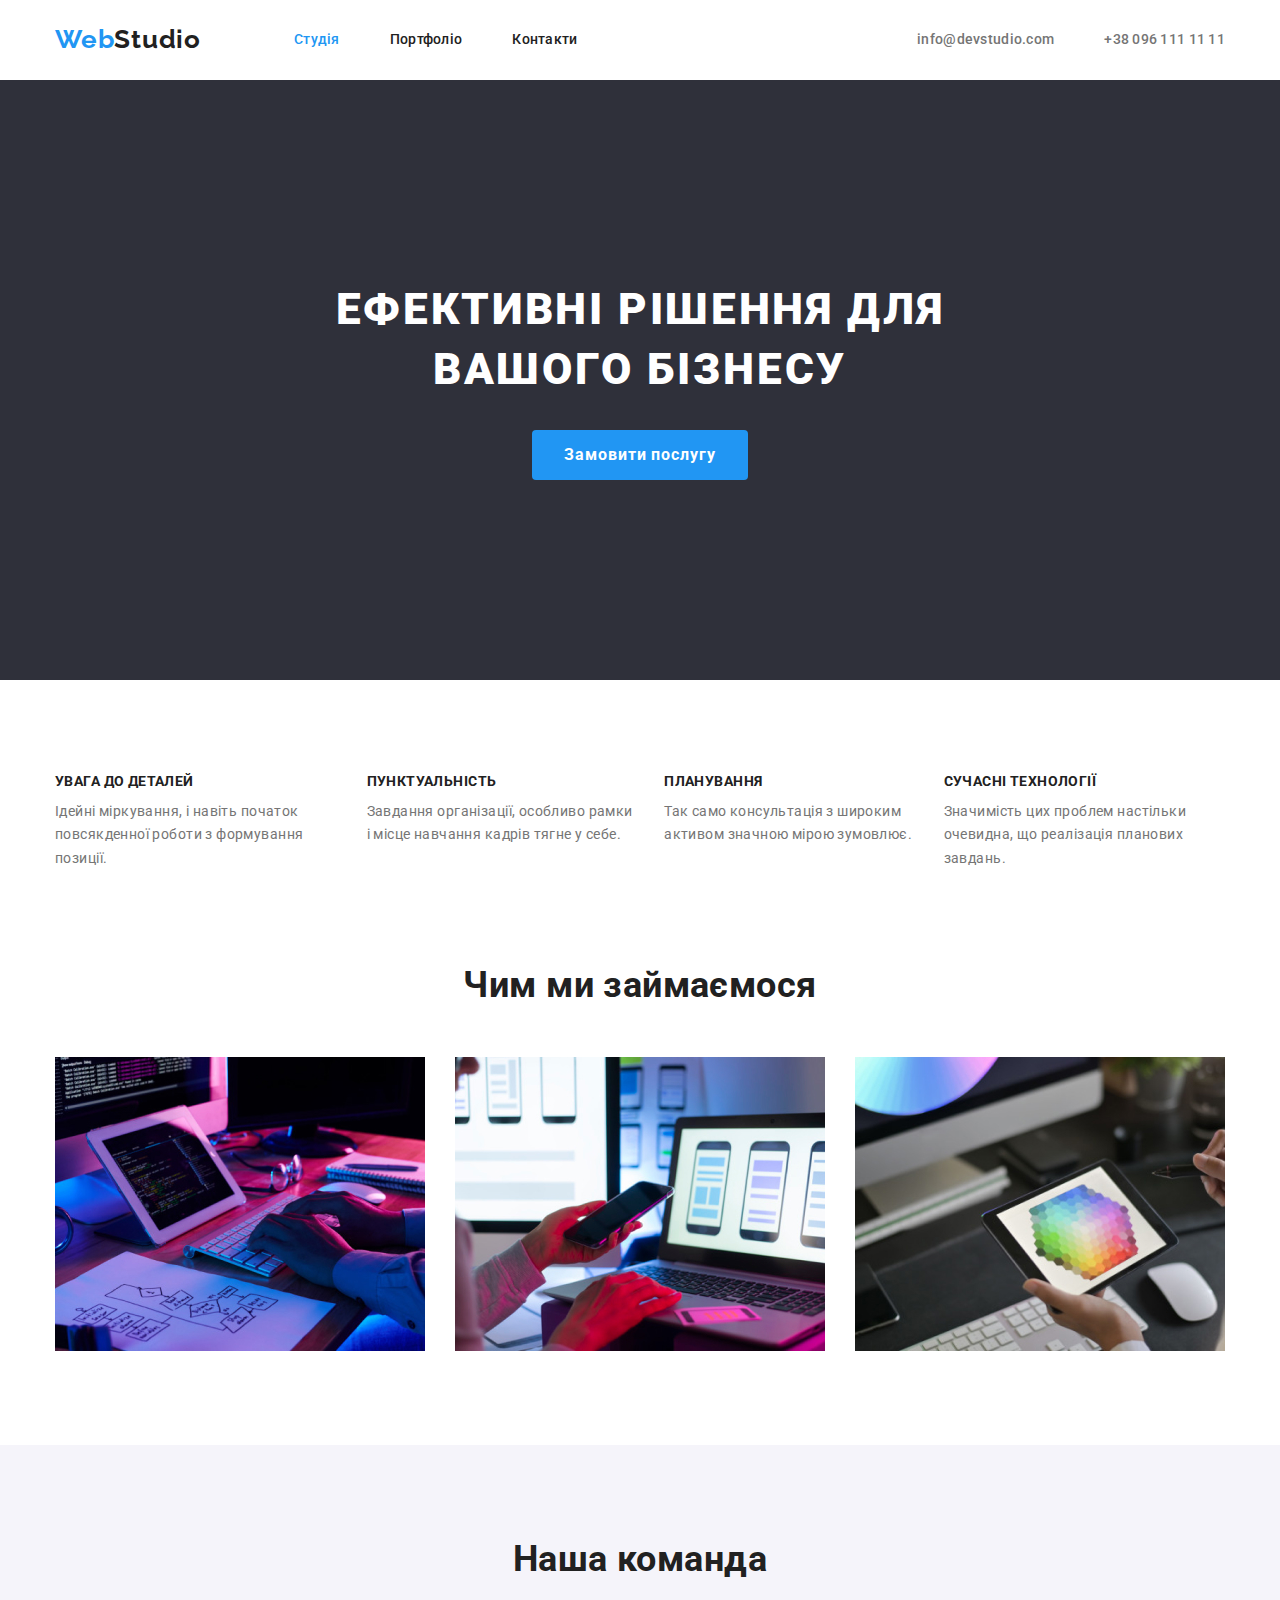
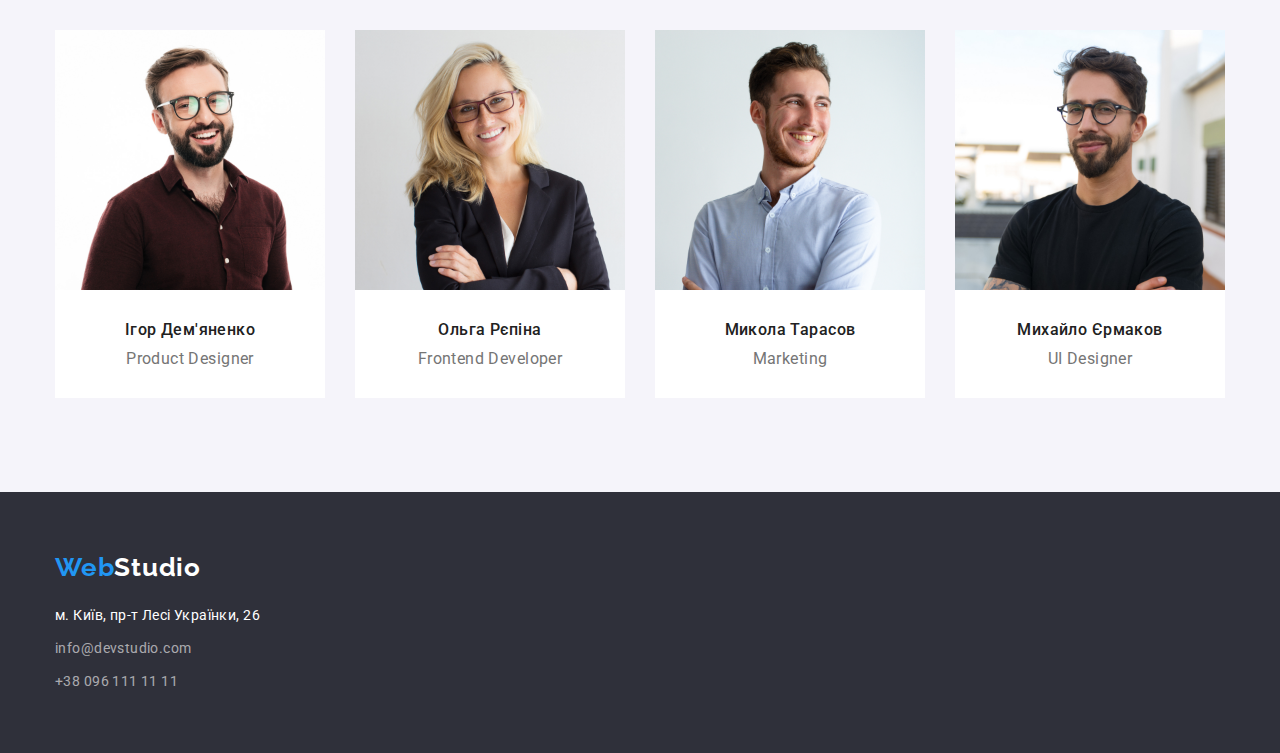
<file: index.html>
<!DOCTYPE html>
<html lang="uk">
  <head>
    <meta charset="UTF-8" />
    <meta http-equiv="X-UA-Compatible" content="IE=edge" />
    <meta name="viewport" content="width=device-width, initial-scale=1.0" />
    <title>WebStudio</title>
    <link
      rel="stylesheet"
      href="https://cdnjs.cloudflare.com/ajax/libs/modern-normalize/1.1.0/modern-normalize.min.css"
    />
    <link rel="stylesheet" href="./css/styles.css" />
    <link rel="preconnect" href="https://fonts.googleapis.com" />
    <link rel="preconnect" href="https://fonts.gstatic.com" crossorigin />
    <link
      href="https://fonts.googleapis.com/css2?family=Raleway:wght@700&family=Roboto:wght@400;500;700;900&display=swap"
      rel="stylesheet"
    />
  </head>

  <body>
    <header class="header section-header">
      <div class="container header-container">
        <nav class="header-nav">
          <a href="./index.html" class="logo"><span>Web</span>Studio</a>
          <ul class="site-nav-list">
            <li class="nav-link">
              <a href="./index.html" class="link current">Студія</a>
            </li>
            <li class="nav-link">
              <a href="./portfolio.html" class="link">Портфоліо</a>
            </li>
            <li class="nav-link">
              <a href="./contacts.html" class="link">Контакти</a>
            </li>
          </ul>
        </nav>
        <ul class="auth-nav-list">
          <li>
            <a href="mailto:info@devstudio.com" class="email"
              >info@devstudio.com</a
            >
          </li>
          <li>
            <a href="tel:+380961111111" class="phone-header"
              >+38 096 111 11 11</a
            >
          </li>
        </ul>
      </div>
    </header>
    <main>
      <section class="section-hero">
        <div class="container hero-container">
          <h1 class="hero-title">Ефективні рішення для вашого бізнесу</h1>
          <button type="button" class="hero-button">Замовити послугу</button>
        </div>
      </section>
      <section class="section section-features">
        <div class="container">
          <h2 class="section-title visually-hidden">Oсобливості</h2>
          <ul class="feature-list">
            <li>
              <h3 class="title">УВАГА ДО ДЕТАЛЕЙ</h3>
              <p class="features-descr">
                Ідейні міркування, і навіть початок повсякденної роботи з
                формування позиції.
              </p>
            </li>
            <li>
              <h3 class="title">ПУНКТУАЛЬНІСТЬ</h3>
              <p class="features-descr">
                Завдання організації, особливо рамки і місце навчання кадрів
                тягне у себе.
              </p>
            </li>
            <li>
              <h3 class="title">ПЛАНУВАННЯ</h3>
              <p class="features-descr">
                Так само консультація з широким активом значною мірою зумовлює.
              </p>
            </li>
            <li>
              <h3 class="title">СУЧАСНІ ТЕХНОЛОГІЇ</h3>
              <p class="features-descr">
                Значимість цих проблем настільки очевидна, що реалізація
                планових завдань.
              </p>
            </li>
          </ul>
        </div>
      </section>
      <section class="section section-activities">
        <div class="container activities-container">
          <h2 class="section-title">Чим ми займаємося</h2>
          <ul class="activities">
            <li class="activities-item">
              <img src="./images/img1.jpg" alt="desctop apps" width="370" />
            </li>
            <li class="activities-item">
              <img src="./images/img2.jpg" alt="mobile apps" width="370" />
            </li>
            <li class="activities-item">
              <img src="./images/img3.jpg" alt="design solutions" width="370" />
            </li>
          </ul>
        </div>
      </section>
      <section class="section team-section">
        <div class="container team-container">
          <h2 class="section-title">Наша команда</h2>
          <ul class="members-list">
            <li class="member-item">
              <img
                src="./images/igor.jpg"
                alt="product designer photo"
                width="270"
                class="person"
              />
              <h3 class="title">Ігор Дем'яненко</h3>
              <p class="job">Product Designer</p>
            </li>
            <li class="member-item">
              <img
                src="./images/olga.jpg"
                alt="frontend developer photo"
                width="270"
                class="person"
              />
              <h3 class="title">Ольга Рєпіна</h3>
              <p class="job">Frontend Developer</p>
            </li>
            <li class="member-item">
              <img
                src="./images/mykola.jpg"
                alt="marketing manager photo"
                width="270"
                class="person"
              />
              <h3 class="title">Микола Тарасов</h3>
              <p class="job">Marketing</p>
            </li>
            <li class="member-item">
              <img
                src="./images/mykhailo.jpg"
                alt="ui designer photo"
                width="270"
                class="person"
              />
              <h3 class="title">Михайло Єрмаков</h3>
              <p class="job">UI Designer</p>
            </li>
          </ul>
        </div>
      </section>
    </main>
    <footer class="section-footer">
      <div class="container">
        <a href="./index.html" class="logo"><span>Web</span>Studio</a>
        <address class="auth-nav-list">
          <div class="nav-footer">
            <ul class="adr-list">
              <li>
                <a
                  href="https://goo.gl/maps/vscVkz8bYimMbtEp9"
                  target="_blank"
                  class="fact"
                  >м. Київ, пр-т Лесі Українки, 26</a
                >
              </li>
              <li class="footer-email">
                <a href="mailto:info@devstudio.com" class="email-footer"
                  >info@devstudio.com</a
                >
              </li>
              <li>
                <a href="tel:+380961111111" class="phone">+38 096 111 11 11</a>
              </li>
            </ul>
          </div>
        </address>
      </div>
    </footer>
  </body>
</html>
</file>
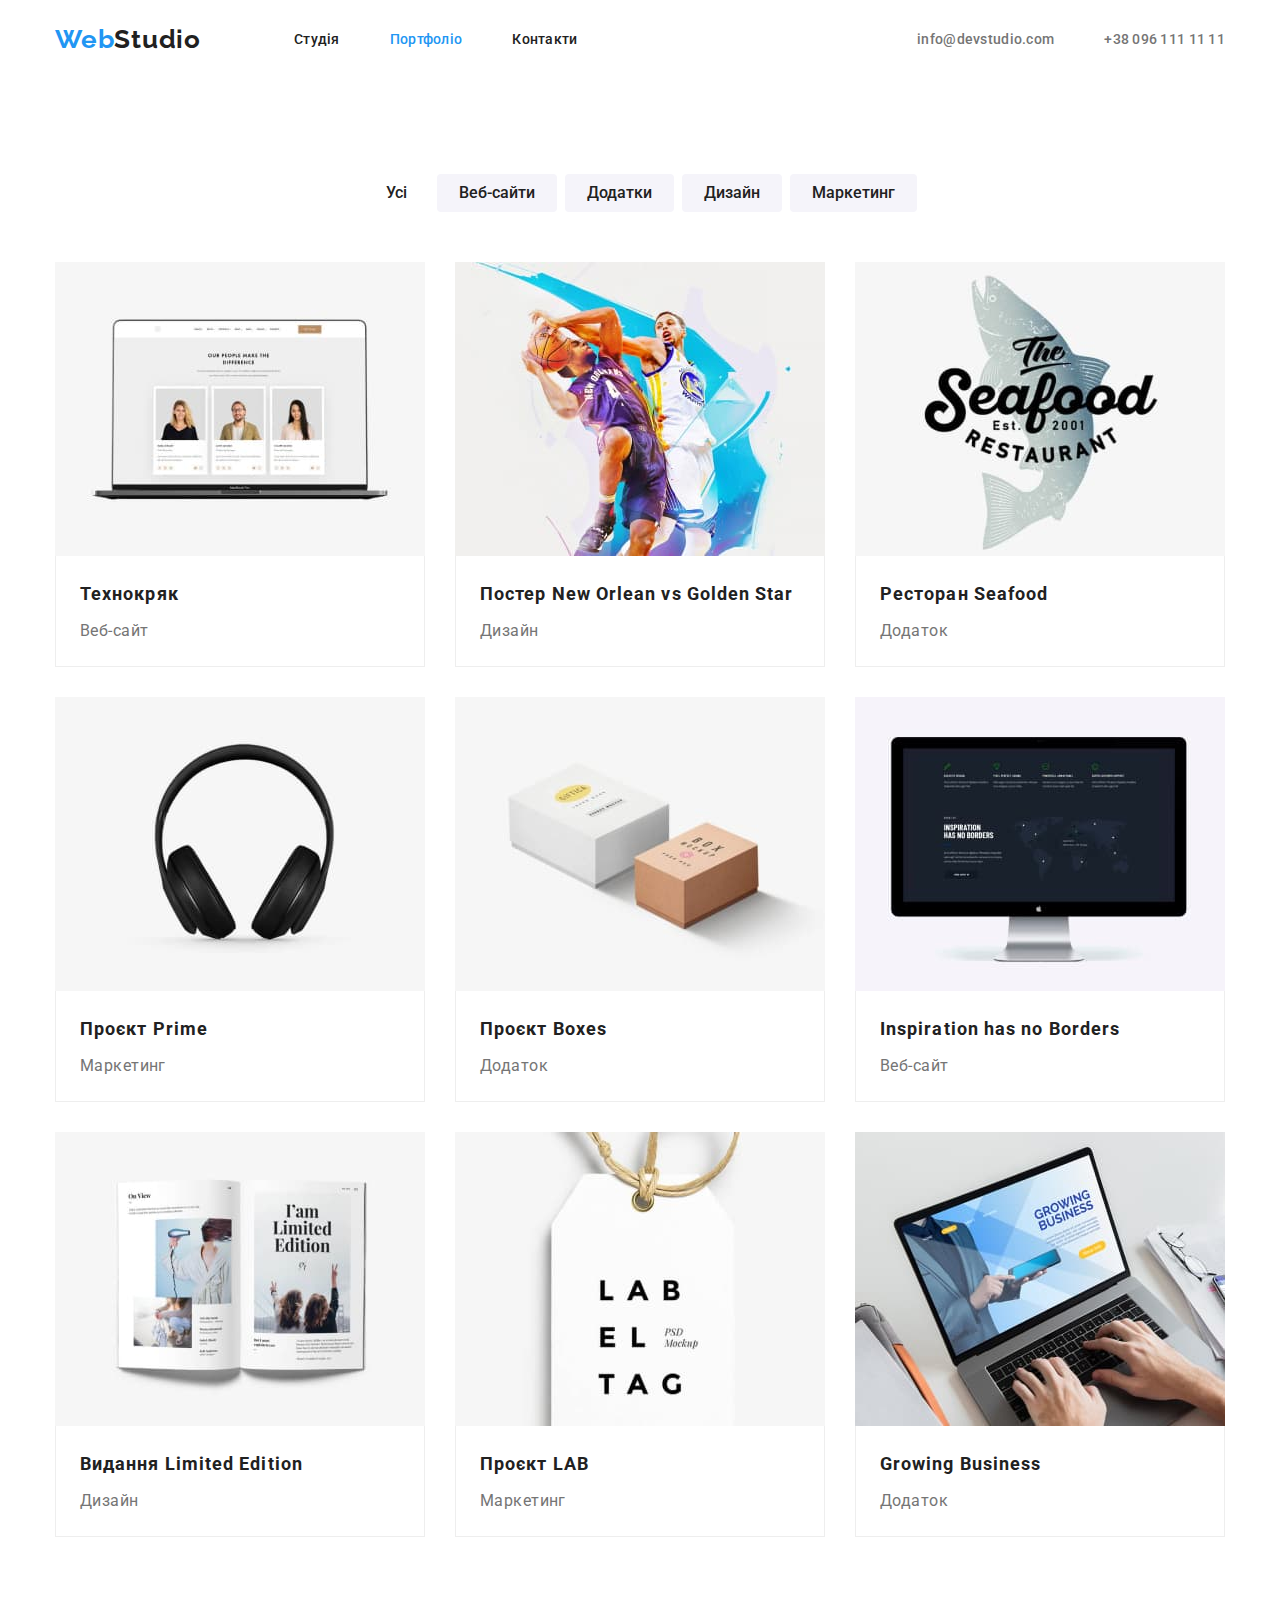
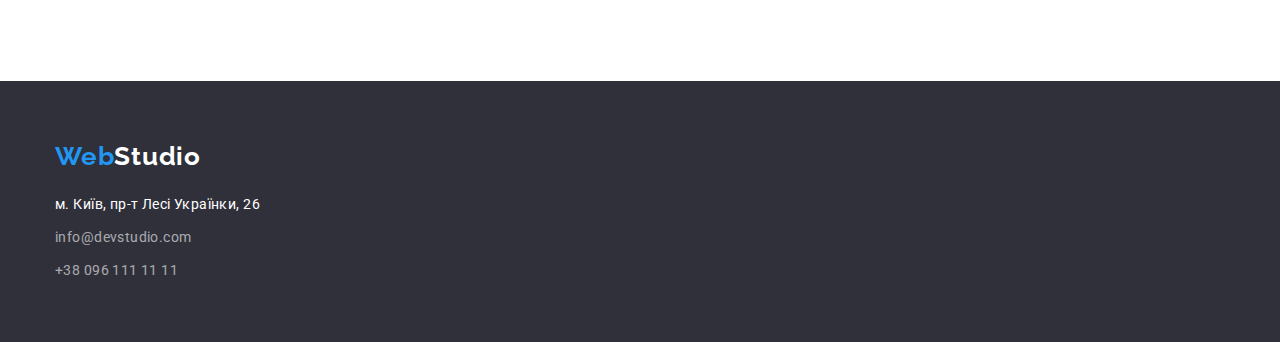
<file: portfolio.html>
<!DOCTYPE html>
<html lang="uk">
  <head>
    <meta charset="UTF-8" />
    <meta http-equiv="X-UA-Compatible" content="IE=edge" />
    <meta name="viewport" content="width=device-width, initial-scale=1.0" />
    <title>WebStudio</title>
    <link
      rel="stylesheet"
      href="https://cdnjs.cloudflare.com/ajax/libs/modern-normalize/1.1.0/modern-normalize.min.css"
    />
    <link rel="stylesheet" href="./css/styles.css" />
    <link rel="preconnect" href="https://fonts.googleapis.com" />
    <link rel="preconnect" href="https://fonts.gstatic.com" crossorigin />
    <link
      href="https://fonts.googleapis.com/css2?family=Raleway:wght@700&family=Roboto:wght@400;500;700;900&display=swap"
      rel="stylesheet"
    />
  </head>

  <body>
    <header class="header section-header">
      <div class="container header-container">
        <nav class="header-nav">
          <a href="./index.html" class="logo"><span>Web</span>Studio</a>
          <ul class="site-nav-list">
            <li class="nav-link">
              <a href="./index.html" class="link">Студія</a>
            </li>
            <li class="nav-link">
              <a href="./portfolio.html" class="link current">Портфоліо</a>
            </li>
            <li class="nav-link">
              <a href="./contacts.html" class="link">Контакти</a>
            </li>
          </ul>
        </nav>
        <ul class="auth-nav-list">
          <li>
            <a href="mailto:info@devstudio.com" class="email"
              >info@devstudio.com</a
            >
          </li>
          <li>
            <a href="tel:+380961111111" class="phone-header"
              >+38 096 111 11 11</a
            >
          </li>
        </ul>
      </div>
    </header>
    <main>
      <section class="section">
        <div class="container btn-sec">
          <h1 class="section-title visually-hidden">filter</h1>
          <ul class="button-section">
            <li class="btn-list">
              <button type="button">Усі</button>
            </li>
            <li class="btn-list">
              <button type="button" class="portfolio-btn">Веб-сайти</button>
            </li>
            <li class="btn-list">
              <button type="button" class="portfolio-btn">Додатки</button>
            </li>
            <li class="btn-list">
              <button type="button" class="portfolio-btn">Дизайн</button>
            </li>
            <li class="btn-list">
              <button type="button" class="portfolio-btn">Маркетинг</button>
            </li>
          </ul>
          <ul class="section-list work-list">
            <li class="work-exsample">
              <img src="./images/techno.jpg" alt="" width="370" />
              <div class="work-item">
                <h2 class="caption">Технокряк</h2>
                <p class="descr">Веб-сайт</p>
              </div>
            </li>
            <li class="work-example">
              <img src="./images/poster.jpg" alt="" width="370" />
              <div class="work-item">
                <h2 class="caption">Постер New Orlean vs Golden Star</h2>
                <p class="descr">Дизайн</p>
              </div>
            </li>
            <li class="work-example">
              <img src="./images/restaurant.jpg" alt="" width="370" />
              <div class="work-item">
                <h2 class="caption">Ресторан Seafood</h2>
                <p class="descr">Додаток</p>
              </div>
            </li>
            <li class="work-example">
              <img src="./images/headphones.jpg" alt="" width="370" />
              <div class="work-item">
                <h2 class="caption">Проєкт Prime</h2>
                <p class="descr">Маркетинг</p>
              </div>
            </li>
            <li class="work-example">
              <img src="./images/boxes.jpg" alt="" width="370" />
              <div class="work-item">
                <h2 class="caption">Проєкт Boxes</h2>
                <p class="descr">Додаток</p>
              </div>
            </li>
            <li class="work-example">
              <img src="./images/inspiration.jpg" alt="" width="370" />
              <div class="work-item">
                <h2 class="caption">Inspiration has no Borders</h2>
                <p class="descr">Веб-сайт</p>
              </div>
            </li>
            <li class="work-example">
              <img src="./images/book.jpg" alt="" width="370" />
              <div class="work-item">
                <h2 class="caption">Видання Limited Edition</h2>
                <p class="descr">Дизайн</p>
              </div>
            </li>
            <li class="work-example">
              <img src="./images/label.jpg" alt="" width="370" />
              <div class="work-item">
                <h2 class="caption">Проєкт LAB</h2>
                <p class="descr">Маркетинг</p>
              </div>
            </li>
            <li class="work-example">
              <img src="./images/business.jpg" alt="" width="370" />
              <div class="work-item">
                <h2 class="caption">Growing Business</h2>
                <p class="descr">Додаток</p>
              </div>
            </li>
          </ul>
        </div>
      </section>
    </main>
    <footer class="section-footer">
      <div class="container">
        <a href="./index.html" class="logo logo-footer"
          ><span>Web</span>Studio</a
        >
        <address class="auth-nav-list">
          <div class="nav-footer">
            <ul class="adr-list">
              <li>
                <a
                  href="https://goo.gl/maps/vscVkz8bYimMbtEp9"
                  target="_blank"
                  class="fact"
                  >м. Київ, пр-т Лесі Українки, 26</a
                >
              </li>
              <li class="footer-email">
                <a href="mailto:info@devstudio.com" class="email-footer"
                  >info@devstudio.com</a
                >
              </li>
              <li>
                <a href="tel:+380961111111" class="phone">+38 096 111 11 11</a>
              </li>
            </ul>
          </div>
        </address>
      </div>
    </footer>
  </body>
</html>
</file>
<file: css/styles.css>
:root {
  --primary-text-color: #757575;
  --title-text-color: #212121;
  --accent-text-color: #2196f3;
  --primary-white-color: #ffffff;
  --bacground-gray-color: #2f303a;
  --address-color: rgba(255, 255, 255, 0.6);
  --secondary-bgr-color: #f5f4fa;
  --primary-border-color: #ececec;
  --secondary-border-color: #eeeeee;
  --contacts-color: rgba(117, 117, 117, 1);
  --member-bcg-color: rgba(255, 255, 255, 1);
  --portfolio-bcg-color: rgba(245, 244, 250, 1);
}

/* общее на всем доке */
/* *{
  outline: 2px solid #f44336;
}  */

img {
  display: block;
}

h1,
h2,
h3,
h4,
h5,
h6,
ul,
p {
  margin: 0;
}

body {
  font-family: "Roboto", sans-serif;
  color: var(--primary-text-color);
  font-size: 14px;
  letter-spacing: 0.03em;
  background-color: var(--primary-white-color);
}

.section {
  padding: 94px 0;
}

.container {
  width: 1200px;
  margin: 0 auto;
  padding: 0 15px;
}
a {
  color: var(--title-text-color);
  text-decoration: none;
  font-style: normal;
}

/* лого */
.header-container {
  display: flex;
  align-items: center;
}

.header {
  border-bottom: 1px solid var(--border-color);
}

.logo {
  font-family: "Raleway", sans-serif;
  color: var(--title-text-color);
  font-weight: 700;
  font-size: 26px;
  line-height: 1.19;
  letter-spacing: 0.03em;
  margin-right: 93px;
  padding: 24px 0 25px 0;
}

span {
  color: var(--accent-text-color);
}

/* списки */
ul {
  list-style: none;
  padding-left: 0;
}

/* навигация */

.header-nav {
  display: flex;
  justify-content: space-between;
}
.link {
  padding: 32px 0;
  display: block;
}

.phone-header {
  margin-left: 50px;
  padding: 32px 0;
  display: block;
  color: var(--contacts-color);
}

.email {
  padding: 32px 0;
  display: block;
  color: var(--contacts-color);
}

.nav-link {
  display: block;
}
.nav-link:not(:first-child) {
  margin-left: 50px;
}

.site-nav-list {
  font-weight: 500;
  line-height: 1.14;
  color: var(--title-text-color);
  letter-spacing: 0.02em;

  display: flex;
}

.site-nav-list a:hover,
.site-nav-list a:focus {
  color: var(--accent-text-color);
}

.current {
  color: var(--accent-text-color);
}

.auth-nav-list {
  font-weight: 500;
  line-height: 1.14;
  letter-spacing: 0.02em;

  display: flex;
  margin-left: auto;
}

.auth-nav-list a:hover,
.auth-nav-list a:focus {
  color: var(--accent-text-color);
}

/* кнопки (портфолио) */
button {
  font-family: "Roboto", sans-serif;
  font-weight: 500;
  font-size: 16px;
  line-height: 1.625;
  text-align: center;
  cursor: pointer;
  background: var(--primary-white-color);
  color: var(--title-text-color);
  padding: 6px 22px;
  border-radius: 4px;
  border: none;
}
.button-section {
  justify-content: center;
  display: flex;
  gap: 8px;
  margin-bottom: 50px;
}
.portfolio-btn {
  background-color: var(--portfolio-bcg-color);
}

.btn-sec {
  justify-content: center;
  margin-bottom: 50px;
}
.work-list {
  display: flex;
  flex-wrap: wrap;
  gap: 30px;
}

button:hover,
button:focus {
  background-color: var(--accent-text-color);
  color: var(--primary-white-color);
}

/* герой и кнопка в нем*/
.section-hero {
  background: var(--bacground-gray-color);
  padding: 200px 0;
  text-align: center;
}

.hero-container {
  color: var(--primary-white-color);
  margin: 0 auto;
}

.hero-title {
  margin-left: auto;
  margin-right: auto;
  width: 696px;
  font-weight: 900;
  font-size: 44px;
  line-height: 1.36;
  color: var(--primary-white-color);
  text-align: center;
  text-transform: uppercase;
  letter-spacing: 0.06em;
}

.hero-container > button {
  font-weight: 700;
  font-size: 16px;
  line-height: 1.875;
  letter-spacing: 0.06em;
  background-color: var(--accent-text-color);
  color: var(--primary-white-color);

  margin-top: 30px;
  padding: 10px 32px;
}

/* все h2 */

.visually-hidden {
  position: absolute;
  width: 1px;
  height: 1px;
  margin: -1px;
  border: 0;
  padding: 0;

  white-space: nowrap;
  clip-path: inset(100%);
  clip: rect(0 0 0 0);
  overflow: hidden;
}

.section-title {
  font-weight: 700;
  font-size: 36px;
  line-height: 1.16;
  text-align: center;
  color: var(--title-text-color);

  display: block;
  margin-bottom: 50px;
}

/* верхние h3 */
.title {
  margin-bottom: 10px;
}

.feature-list .title {
  font-size: 14px;
  color: var(--title-text-color);
  font-weight: 700;
  line-height: 1.14;
  text-transform: uppercase;
}
.feature-list {
  display: flex;
  flex-wrap: wrap;
  gap: 30px;
  justify-content: center;
  flex-wrap: nowrap;
}
.features-descr {
  line-height: 1.7;
}

.person {
  margin-bottom: 30px;
}

.section-activities {
  padding-top: 0;
}

.activities-container {
  display: block;
  flex-wrap: wrap;
  gap: 30px;
  justify-content: center;
  flex-wrap: nowrap;
}

.activities {
  display: flex;
  flex-wrap: wrap;
  gap: 30px;
  justify-content: center;
  flex-wrap: nowrap;
}

.activities-item {
  flex-basis: calc((100%-4 * 30px) / 3);
}

/* имена членов команды */
.team-section {
  background-color: var(--secondary-bgr-color);
}

.team-container {
  display: block;
}

.members-list {
  display: flex;
  flex-wrap: wrap;
  gap: 30px;
  justify-content: center;
  flex-wrap: nowrap;
}

.members-list .title {
  color: var(--title-text-color);
  font-weight: 500;
  font-size: 16px;
  line-height: 1.1875;
  text-align: center;
}

.member-item {
  flex-basis: calc((100%-5 * 30px) / 4);
  background-color: var(--member-bcg-color);
}

/* должность */
.job {
  font-size: 16px;
  line-height: 1.1875;
  text-align: center;
  margin-bottom: 30px;
}

/* подписи к фото на портфолио */
.section-list {
  color: var(--primary-text-color);
  font-size: 16px;
  line-height: 1.875;
}

/* портфолио названия картинок */
.caption {
  color: var(--title-text-color);
  font-weight: 700;
  font-size: 18px;
  line-height: 2;
  letter-spacing: 0.06em;
  margin-bottom: 4px;
}

/* подпись под картинками в портфолио */
.work-item {
  padding: 20px 24px;
  border: 1px solid var(--secondary-border-color);
  border-top: none;
}
.descr {
  font-size: 16px;
  line-height: 1.875;
  color: var(--primary-text-color);
}

/* footer style */
footer {
  background-color: var(--bacground-gray-color);
  padding-top: 60px;
  padding-bottom: 60px;
}

footer .logo {
  color: var(--primary-white-color);
  margin: 0;
  padding: 0;
}

.adr-list a {
  font-weight: 400;
  font-size: 14px;
  line-height: 24px;
  letter-spacing: 0.03em;
  color: var(--address-color);
}

footer .fact {
  color: var(--primary-white-color);
}

.section-footer {
  padding: 60px 0;
}

.nav-footer {
  margin-top: 20px;
}

.footer-email {
  margin: 9px 0;
}
</file>
